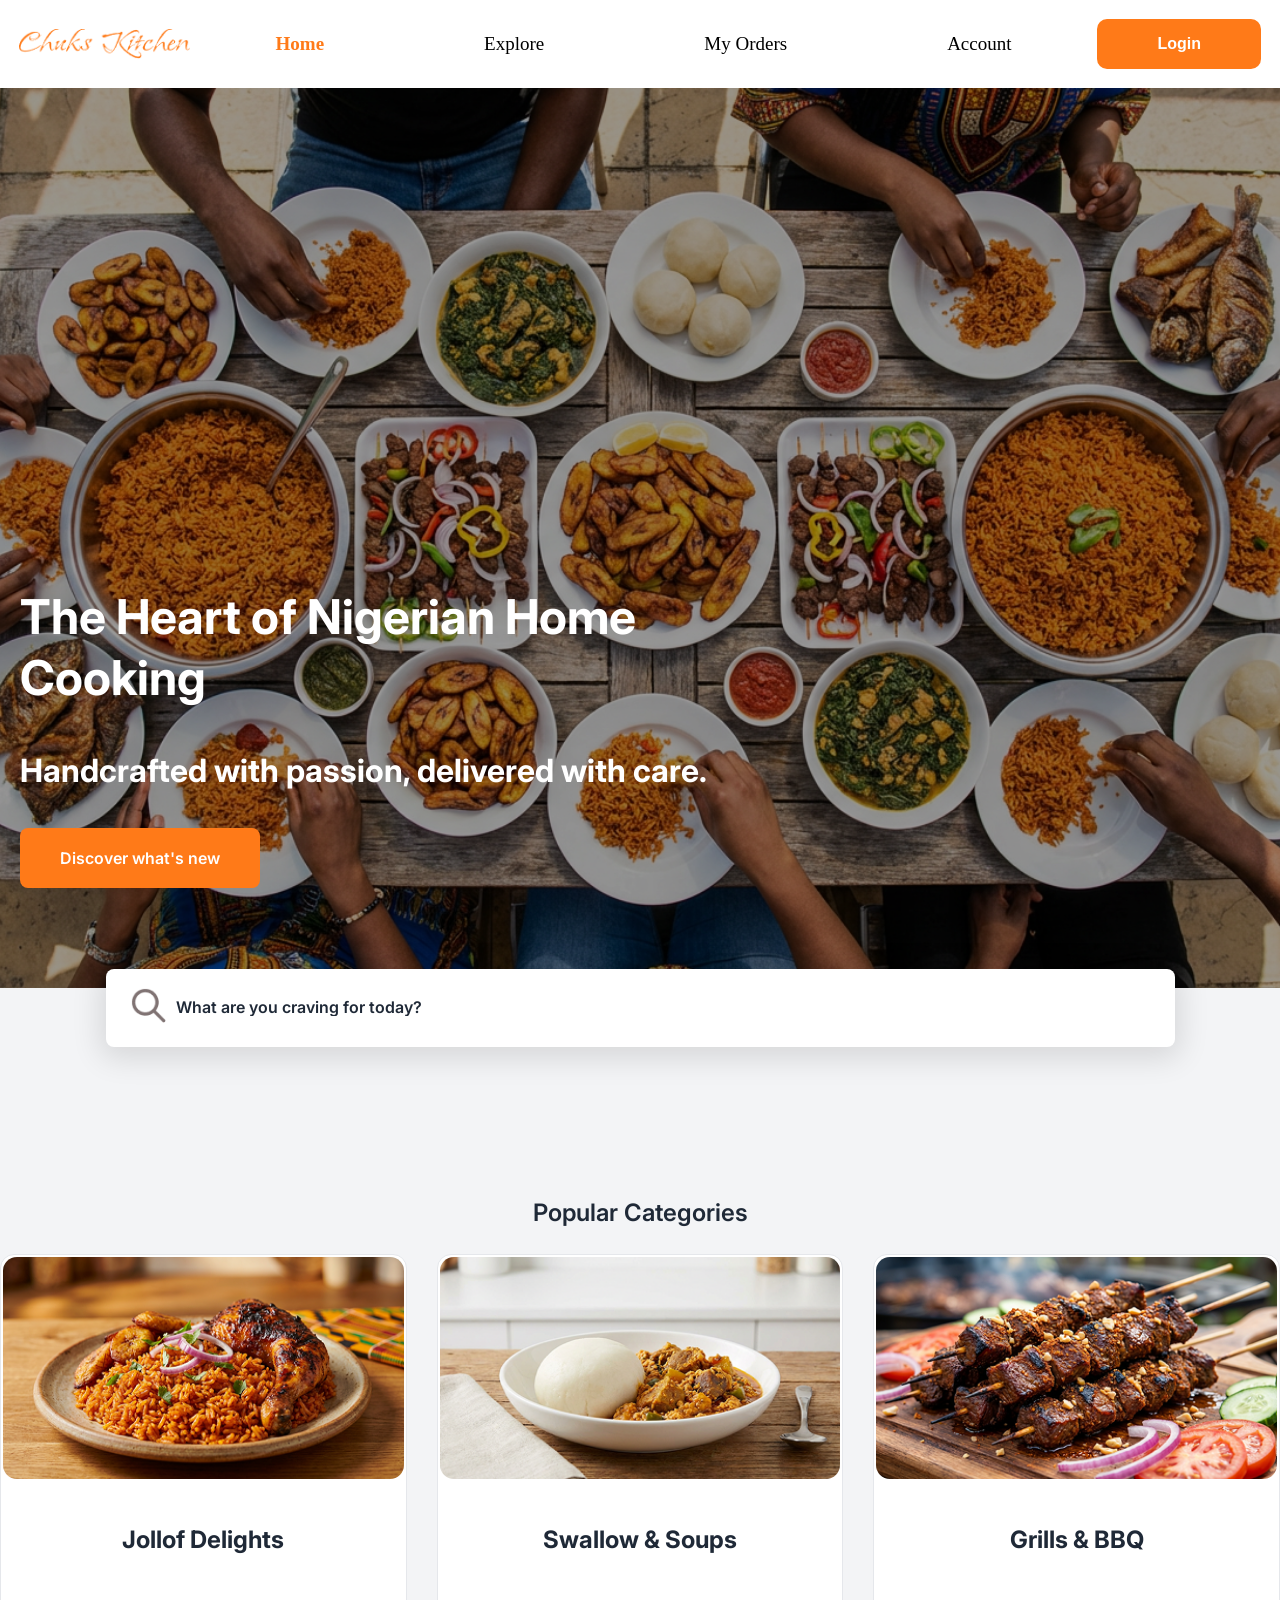
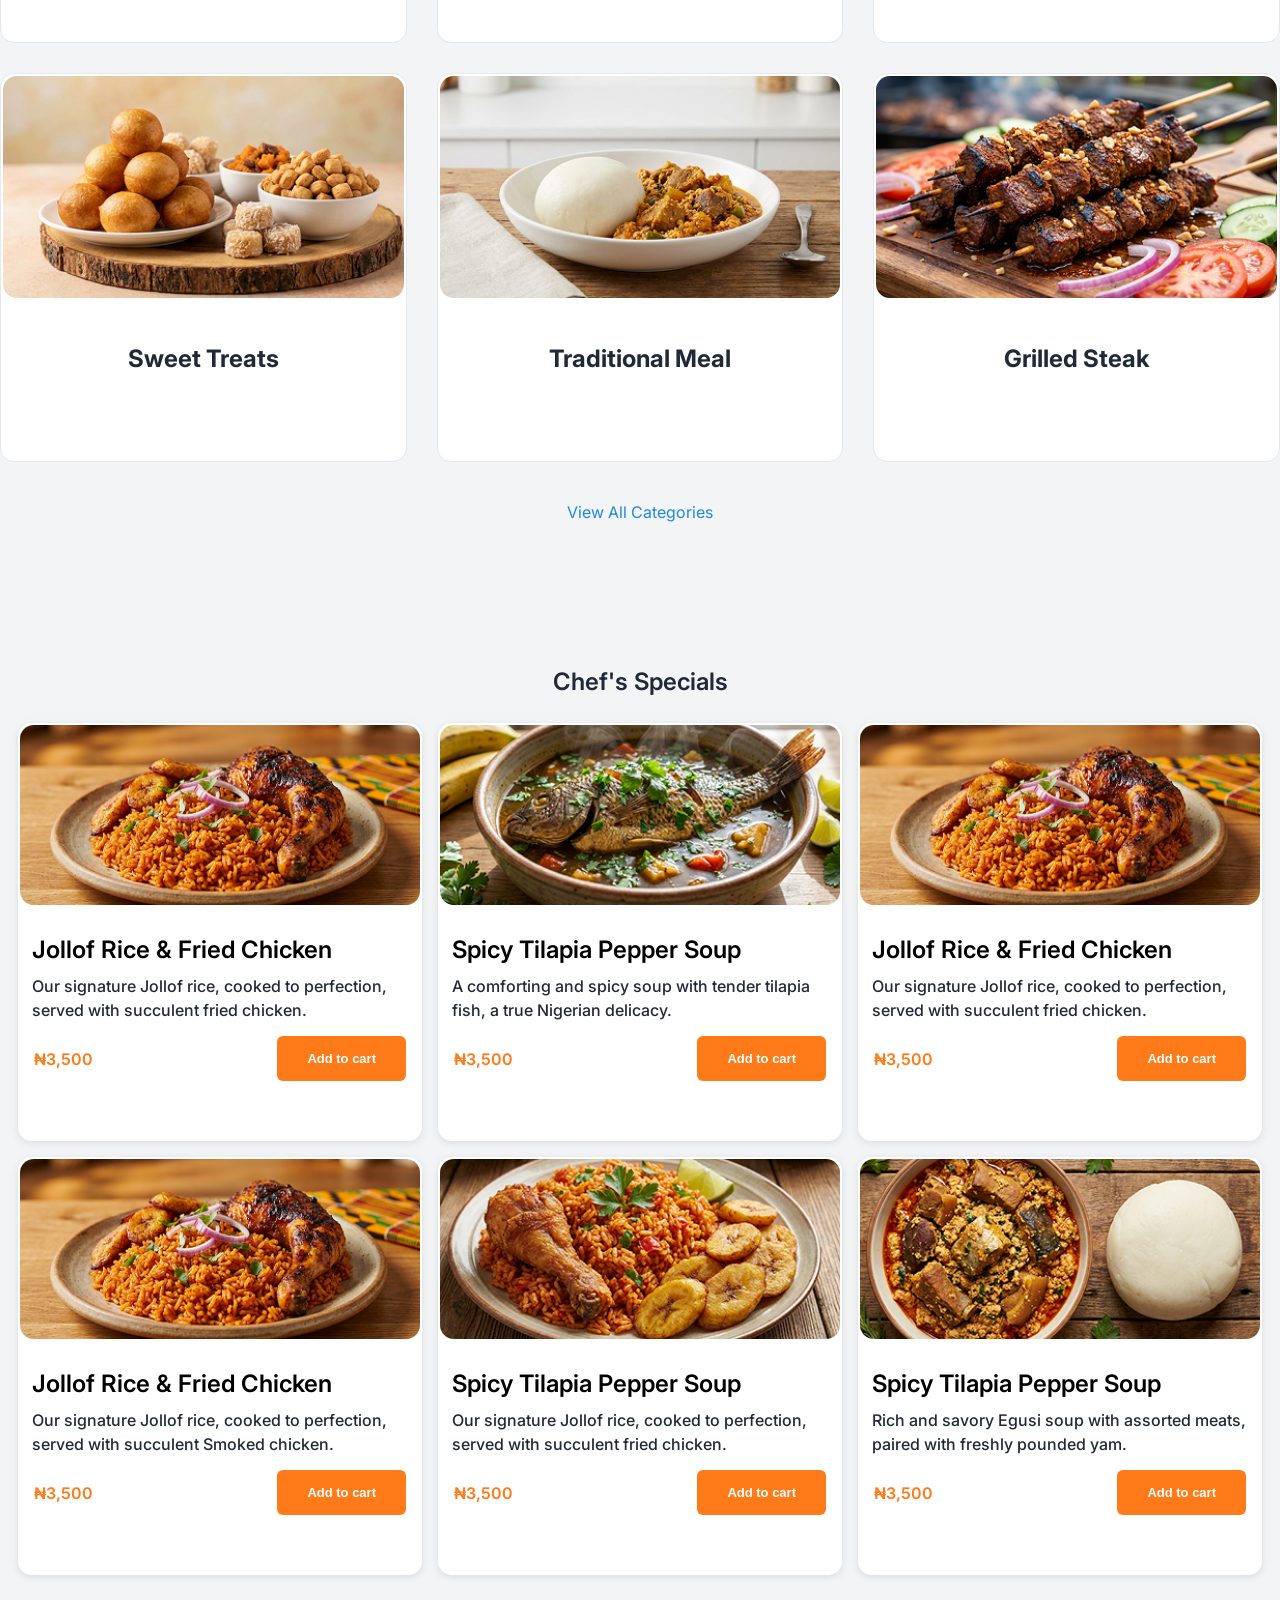
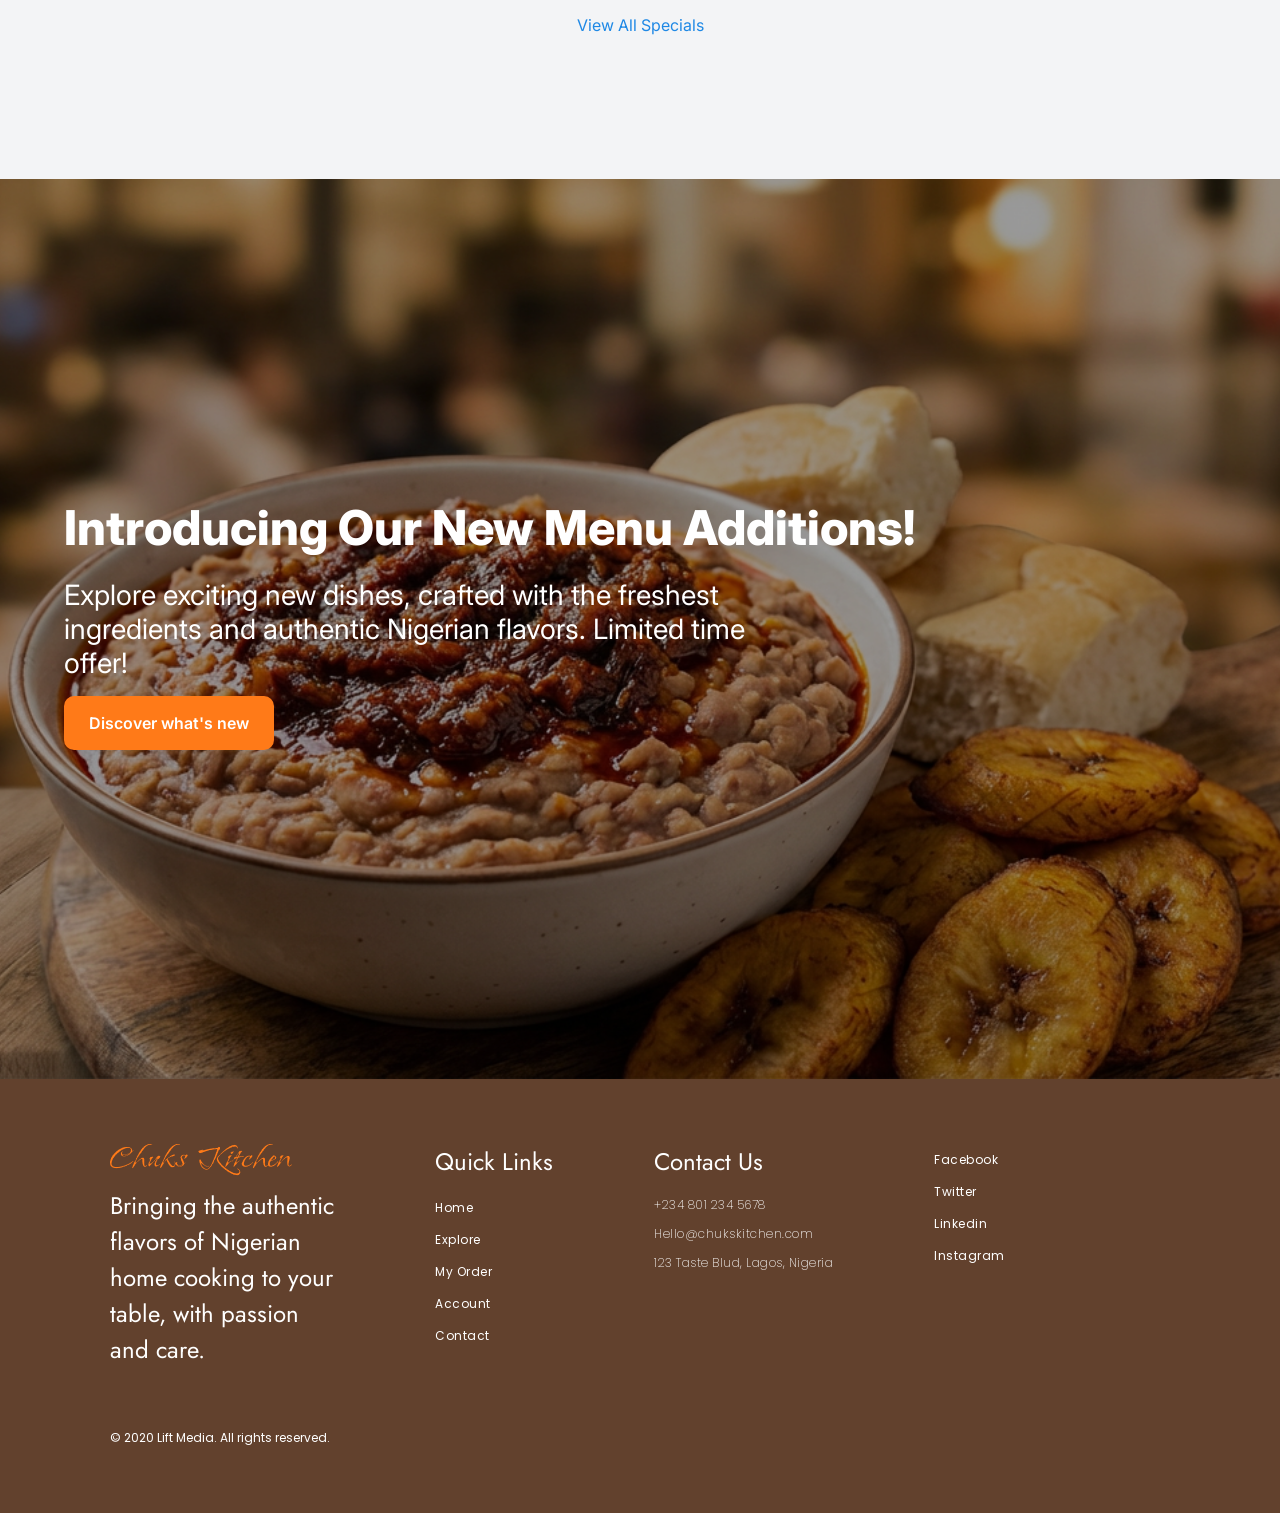
<file: index.html>
<!DOCTYPE html>
<html lang="en">
<head>
    <meta charset="UTF-8">
    <meta name="viewport" content="width=device-width, initial-scale=1.0">
    <link rel="stylesheet" href="styles.css">
    <link href="https://fonts.googleapis.com/css2?family=Poppins:wght@400;500;600;700&display=swap" rel="stylesheet">
    <link href="https://fonts.googleapis.com/css2?family=Inter:wght@400;500;600;700&family=Poppins:wght@400;500;600;700&family=Jost:wght@400;500;600;700&display=swap" rel="stylesheet">
    <title>Main page</title>
</head>
<body>

   <nav class="navbar">
    <div class="nav-mobile">
        <img src="./assets/images/Chuks Kitchen (2).png" class="logo" alt="brand-logo">
        <img src="./assets/images/Menu.svg" class="hamburger" alt="sidebar">
        <img src="./assets/images/icon-menu-close.svg" class="close hide" alt="close">
    </div>

   <ul class="nav-links desktop-only">
        <li class="home">Home</li>
        <li>Explore</li>
        <li>My Orders</li>
        <li>Account</li>
    </ul>
    <button class="login-btn desktop-only">Login</button>
</nav>

    <main>
        <section>

            <div class="hero-image">    
                <img src="./assets/images/main page.png" alt="Nigerian Food">
                
                <div class="hero-content">
                   <h2 class="hero-title">The Heart of Nigerian Home <br class="desktop-break"> Cooking</h2>
                    <p class="hero-paragraph">Handcrafted with passion, delivered with care.</p>
                    <button class="hero-btn">Discover what's new</button>
                </div>
            </div>

           
            <div class="search-box">
                <span class="search-icon">
                    <img src="./assets/images/search-sm (1).png" alt="search">
                </span>
                <input type="text" placeholder="What are you craving for today?">
            </div>

            <div class="categories">
                <h2 class="section-title">Popular Categories</h2>

                <div class="categories-grid">
                    <div class="category-item">
                        <img src="./assets/images/jollof rice.png" alt="jollof-rice">
                        <p>Jollof Delights</p>
                    </div>

                    <div class="category-item">
                        <img src="./assets/images/semoo.png" alt="swallow-soups">
                        <p>Swallow & Soups</p>
                    </div>

                    <div class="category-item">
                        <img src="./assets/images/steakss.png" alt="grills-bbq">
                        <p>Grills & BBQ</p>
                    </div>

                    <div class="category-item desktop-only">
                        <img src="./assets/images/sweat treats.png" alt="sweet-treats">
                        <p>Sweet Treats</p>
                    </div>

                    <div class="category-item desktop-only">
                        <img src="./assets/images/semoo.png" alt="traditional-meal">
                        <p>Traditional Meal</p>
                    </div>

                    <div class="category-item desktop-only">
                        <img src="./assets/images/steakss.png" alt="grilled-steak">
                        <p>Grilled Steak</p>
                    </div>
                </div>

                <a href="" class="view-all">View All Categories</a>
            </div>

            <div class="specials">
                <h2 class="section-title">Chef's Specials</h2>

                <div class="specials-grid">


                    <div class="special-card">
                        <img src="./assets/images/jollof rice.png" alt="jollof-rice">
                        <h2 class="card-title">Jollof Rice & Fried Chicken</h2>
                        <p class="card-description">Our signature Jollof rice, cooked to perfection, served with succulent fried chicken.</p>
                        
                        <div class="card-footer">
                            <p class="card-price">₦3,500</p>
                            <button class="cart-btn">Add to cart</button>
                        </div>
                    </div>

                    <div class="special-card">
                        <img src="./assets/images/Image.png" alt="pepper-soup">
                        <h2 class="card-title">Spicy Tilapia Pepper Soup</h2>
                        <p class="card-description">A comforting and spicy soup with tender tilapia fish, a true Nigerian delicacy.</p>
                       
                        <div class="card-footer">
                            <p class="card-price">₦3,500</p>
                            <button class="cart-btn">Add to cart</button>
                        </div>
                    </div>

                    <div class="special-card">
                        <img src="./assets/images/jollof rice.png" alt="jollof-rice">
                        <h2 class="card-title">Jollof Rice & Fried Chicken</h2>
                        <p class="card-description">Our signature Jollof rice, cooked to perfection, served with succulent fried chicken.</p>
                       
                        <div class="card-footer">
                            <p class="card-price">₦3,500</p>
                            <button class="cart-btn">Add to cart</button>
                        </div>
                    </div>

                    <div class="special-card desktop-only">
                        <img src="./assets/images/jollof rice.png" alt="jollof-rice">
                        <h2 class="card-title">Jollof Rice & Fried Chicken</h2>
                        <p class="card-description">Our signature Jollof rice, cooked to perfection, served with succulent Smoked chicken.</p>
                       
                        <div class="card-footer">
                            <p class="card-price">₦3,500</p>
                            <button class="cart-btn">Add to cart</button>
                        </div>
                    </div>

                    <div class="special-card desktop-only">
                        <img src="./assets/images/plantain and chicken (1).png" alt="plantain-chicken">
                        <h2 class="card-title">Spicy Tilapia Pepper Soup</h2>
                        <p class="card-description">Our signature Jollof rice, cooked to perfection, served with succulent fried chicken.</p>
                        
                        <div class="card-footer">
                            <p class="card-price">₦3,500</p>
                            <button class="cart-btn">Add to cart</button>
                        </div>
                    </div>

                    <div class="special-card desktop-only">
                        <img src="./assets/images/ffff.png" alt="poundo-yam">
                        <h2 class="card-title">Spicy Tilapia Pepper Soup</h2>
                        <p class="card-description">Rich and savory Egusi soup with assorted meats, paired with freshly pounded yam.</p>
                        <div class="card-footer">
                            <p class="card-price">₦3,500</p>
                            <button class="cart-btn">Add to cart</button>
                        </div>
                    </div>

                </div>

                <a href="" class="view-all">View All Specials</a>
            </div>


            <div class="advert">
                    <img src="./assets/images/advert.png" alt="advert-banner">
                    <div class="advert-content">
                        <h2 class="advert-title">Introducing Our New Menu Additions!</h2>
                      <p class="advert-paragraph">
  Explore exciting new dishes, crafted with the freshest 
  <br class="desktop-br"> ingredients and authentic Nigerian flavors. Limited time 
  <br class="desktop-br"> offer!
</p>
                        <button class="advert-btn">Discover what's new</button>
                    </div>
                </div>
        </section>

        <footer class="main-footer">
            <div class="footer-top">
                <div class="footer-logo">
                    <img src="./assets/images/Chuks Kitchen (2).png" alt="Logo">
                    <p>Bringing the authentic <br>
                        flavors of Nigerian <br>
                        home cooking to your <br>
                        table, with passion <br>
                        and care.</p>
                </div>

                <div class="footer-links">
                    <h4>Quick Links</h4>
                    <ul>
                        <li><a href="#">Home</a></li>
                        <li><a href="#">Explore</a></li>
                        <li><a href="#">My Order</a></li>
                        <li><a href="#">Account</a></li>
                        <li><a href="#">Contact</a></li>
                    </ul>
                </div>

                <div class="footer-contact">
                    <h2>Contact Us</h2>
                    <p>+234 801 234 5678</p>
                    <p>Hello@chukskitchen.com</p>
                    <p>123 Taste Blud, Lagos, Nigeria</p>
                </div>

                <div class="footer-social">
                    <ul>
                        <li><a href="#">Facebook</a></li>
                        <li><a href="#">Twitter</a></li>
                        <li><a href="#">Linkedin</a></li>
                        <li><a href="#">Instagram</a></li>
                    </ul>
                </div>
            </div>

            <p class="footer-bottom">© 2020 Lift Media. All rights reserved.</p>
        </footer>
    </main>

    <script src="./index.js"></script>
</body>
</html>
</file>
<file: styles.css>
* {
  margin: 0;
  padding: 0;
  box-sizing: border-box;
  
}

body {
  overflow-x: hidden;
  background-color: #F3F4F6;
}

html {
  scroll-behavior: smooth;
}



.navbar {
  background-color: #ffffff;
  padding: 19px;
}

.nav-mobile {
  display: flex;
  justify-content: space-between;
  align-items: center;
  width: 100%;
}

.logo {
  height: 30px;
}

.nav-links {
  display: none;
}

.nav-links li {
  list-style: none;
}



.nav-links.show {
  display: flex;
  flex-direction: column;
  background-color: white;
  padding: 20px;
  gap: 30px;
  position: absolute;
  top: 70px;
  left: 0;
  width: 100%;
  z-index: 100;
}

.nav-links a {
  text-decoration: none;
  color: #1F2937;
  font-size: 16px;
  font-weight: 500;
}

.desktop-only {
  display: none;
}

.hide {
  display: none;
}

.nav-links.show {
  display: flex;
  flex-direction: column;
}


.hero-image {
  position: relative;
  width: 100%;
  height: 100vh;
}

.hero-image img {
  width: 100%;
  height: 100%;
  object-fit: cover;
  filter: brightness(0.6);
}

.hero-content {
  position: absolute;
  bottom: 120px;
  left: 20px;
  right: 20px;
  color: white;
}

.hero-title {
  font-family: "Inter", sans-serif;
  font-weight: 700;
  font-size: 32px;
  line-height: 40px;
  margin-bottom: 20px;
}

.hero-paragraph {
  font-family: "Inter", sans-serif;
  font-weight: 500;
  font-size: 16px;
  line-height: 24px;
  margin-bottom: 20px;
}

.hero-btn {
  color: white;
  background-color: #FF7A18;
  border: none;
  padding: 15px 40px;
  text-align: center;
  border-radius: 8px;
  font-family: "Inter", sans-serif;
  font-size: 16px;
  font-weight: 600;
  line-height: 24px;
  cursor: pointer;
}

.desktop-break {
  display: none;
}

.search-box {
  display: flex;
  flex-direction: row;
  align-items: center;
  padding: 7px 15px;
  gap: 5px;
  width: 351px;
  height: 38px;
  background: #FFFFFF;
  box-shadow: 0px 6px 30px 5px rgba(0, 0, 0, 0.12);
  border-radius: 8px;
  margin: 0 auto;
  margin-top: -19px;
  position: relative;
  z-index: 10;
}

.search-icon img {
  width: 24px;
  height: 24px;
  display: block;
}

.search-box input {
  font-family: "Inter", sans-serif;
  border: none;
  outline: none;
  width: 100%;
  background-color: transparent;
}

.search-box input::placeholder {
  color: #1F2937;
  font-size: 16px;
   font-weight: 600;
}



.categories {
  margin-top: 9.375rem;
   gap: 20px;
}

.section-title {
  font-family: "Inter", sans-serif;
  font-weight: 600;
  text-align: center;
  font-size: 24px;
  line-height: 32px;
  margin-bottom: 25px;
  color: #1F2937;
}

.categories-grid {
  display: grid;
  flex-direction: column;
  gap: 30px;
}

.category-item {
  border: 1px solid #E5E7EB;
  border-radius: 14px;
  overflow: hidden;
  text-align: center;
  padding-bottom: 10px;
  background-color: #FFFFFF;
   padding: 2px 4px 18px 4px;
}

.category-item img {
  width: 100%;
  height: 222px;
   border-radius: 14px;
  object-fit: cover;
}

.category-item p {
  font-family: "Inter", sans-serif;
  font-size: 14px;
  font-weight: 500;
  margin-top: 8px;
  line-height: 20px;
  color: #1F2937;
}

.view-all {
  display: block;
  text-align: center;
  margin-top: 20px;
  font-family: "Inter", sans-serif;
  font-size: 16px;
  font-weight: 400;
  color: #1E88E5;
  text-decoration: none;
  padding-top: 20px;
}



.specials {
  margin-top: 3rem;
  padding: 96px 18px 96px 18px;
  gap: 33px;
  
}

.specials-grid {
  display: grid;
  grid-template-columns: 1fr;
  gap: 16px;
}

.special-card {
  border-radius: 8px;
  overflow: hidden;
  box-shadow: 0px 2px 8px rgba(0, 0, 0, 0.1);
  padding: 2px 2px 46px 2px;
  background-color: #FFFFFF;
  border-radius: 14px;
}

.special-card img {
  width: 100%;
  object-fit: cover;
  height: 180px;
  border-radius: 14px;
}

.card-title {
  font-family: "Inter", sans-serif;
  font-size: 16px;
  font-weight: 600;
  padding: 10px 12px 4px;
}

.card-description {
  font-family: "Inter", sans-serif;
  font-size: 13px;
  font-weight: 400;
  color: #6B7280;
  padding: 0 12px;
  line-height: 20px;
}

.card-category {
  font-family: "Inter", sans-serif;
  font-size: 12px;
  font-weight: 500;
  color: #FF7A18;
  padding: 6px 12px;
}

.card-footer {
  display: flex;
  justify-content: space-between;
  align-items: center;
  padding: 14px 14px ;
}

.card-price {
  font-family: "Inter", sans-serif;
  font-size: 16px;
  font-weight: 600;
  line-height: 24px;
  color: #FF7A18;
}

.cart-btn {
  background-color: #FF7A18;
  color: white;
  border: none;
  padding: 15px 30px 15px 30px;
  border-radius: 6px;
  font-size: 13px;
  font-weight: 600;
  cursor: pointer;
}



.advert {
  margin-top: 3rem;
  text-align: center;
  position: relative;
  width: 100%;
  height: 100vh;
}

.advert img {
  width: 100%;
  height: 100%;
  object-fit: cover;
  display: block;
  filter: brightness(0.6);
}

.advert-content {
  position: absolute;
  top: 50%;
  left: 50%;
  transform: translate(-50%, -50%);
  color: white;
  text-align: center;
  width: 90%;
  text-align: left;

}

.advert-title {
  font-family: "Inter", sans-serif;
  font-size: 32px;
  font-weight: 700;
  line-height: 40px;
  margin-bottom: 10px;

}


.advert-paragraph {
  font-size: 20px;
  line-height: 28px;
  margin-bottom: 6px;
  max-width: 300px;
  margin-right: auto;
}

.advert-btn {
  font-family: "Inter", sans-serif;
  background-color: #FF7A18;
  color: white;
  border: none;
  padding: 15px 25px;
  border-radius: 10px;
  font-weight: 600;
  font-size: 16px;
  line-height: 24px;
  cursor: pointer;
}


.main-footer {
  position: fixed;
  visibility: hidden;
  width: 0;
  height: 0;
  overflow: hidden;
}



@media (min-width: 768px) {

  .hero-content {
  position: absolute;
  bottom: 100px;
  left: 20px;
  right: 20px;
  color: white;
}

.hero-title {
  font-family: "Inter", sans-serif;
  font-weight: 700;
  font-size: 48px;
  line-height: 61px;
  margin-bottom: 42px;
}

.home {
  color: #FF7A18;
  font-weight: 700;
}

.special-card{
  line-height: 40px;
}

 .search-box {
    width: 90%;
    max-width: 1069px;
    height: 78px;
  }

  
  .search-box img{
    width: 40px;
    height: 40px;
  }
  

  .hero-paragraph {
  font-family: "Inter", sans-serif;
  font-weight: 700;
  font-size: 32px;
  line-height: 42px;
  margin-bottom: 20px;
}



.hero-btn {
  color: white;
  background-color: #FF7A18;
  border: none;
  margin-top: 16px;
  padding: 18px 40px;
  text-align: center;
  border-radius: 8px;
  font-family: "Inter", sans-serif;
  font-size: 16px;
  font-weight: 600;
  line-height: 24px;
  cursor: pointer;
}


.advert-title {
  font-family: "Inter", sans-serif;
  font-size: 48px;
  font-weight: 800;
  line-height: 40px;
  margin-bottom: 30px;

}

.advert-paragraph {
  font-family: "Inter", sans-serif;
  font-weight: 400;
  font-size: 28px;
  line-height: 34px;
  color: white;
  margin-bottom: 16px;
  white-space: nowrap; 
}

 .desktop-br {
    display: block;
  }

  .advert-paragraph {
    white-space: normal; 
    max-width: 100%;
  }


  .search-box input::placeholder {
  color: #1F2937;
   font-weight: 600;
   line-height: 34px;
}

  .desktop-break {
    display: block;
  }


.search-box {
    width: 90%;
    max-width: 1069px;
    height: 78px;
    padding: 15px 25px;
  }

  .nav-mobile {
    width: auto;
  }

  .hamburger {
    display: none;
  }

  .navbar {
  display: flex;
  align-items: center;
  justify-content: space-between;
  padding: 19px;
  background-color: #ffffff;
}

.nav-links {
  display: flex;
  gap: 10rem;
  font-size: 19px;
  line-height: 24px;
  list-style: none;
  flex: 1;
  justify-content: center;
}


.card-title {
  font-family: "Inter", sans-serif;
  font-size: 24px;
  font-weight: 600;
  padding: 10px 12px 4px;
}



.card-description {
  font-family: "Inter", sans-serif;
  font-weight: 500;
  font-size: 16px;
  line-height: 24px;
  color: #1F2937;
  letter-spacing: 0;
}

.card-category {
  font-family: "Inter", sans-serif;
  font-size: 16px;
  line-height: 24px;
  font-weight: 500;
  color: #FF7A18;
  padding: 6px 12px;
}


.card-footer {
  display: flex;
  justify-content: space-between;
  align-items: center;
  padding: 14px 14px ;
}

.card-price {
  font-family: "Inter", sans-serif;
  font-size: 16px;
  font-weight: 600;
  line-height: 24px;
  color: #FF7A18;
}

.cart-btn {
  background-color: #FF7A18;
  color: white;
  border: none;
  padding: 15px 30px 15px 30px;
  border-radius: 6px;
  font-size: 13px;
  font-weight: 600;
  cursor: pointer;
}


.login-btn {
  background-color: #FF7A18;
  color: white;
  border: none;
  padding: 16px 60px;
  border-radius: 10px;
  font-size: 16px;
  gap: 16px;
  font-weight: 600;
  cursor: pointer;
}

  .nav-links li {
    list-style: none;
    white-space: nowrap;
  }

  .nav-links.desktop-only {
    display: flex;
  }

  .desktop-only {
    display: block;
  }

  .login-btn {
    display: block;
  }

  .specials-grid {
    grid-template-columns: repeat(3, 1fr);
  }

  .categories-grid {
    grid-template-columns: repeat(3, 1fr);
  }


  .category-item {
  border: 1px solid #E5E7EB;
  border-radius: 14px;
  overflow: hidden;
  text-align: center;
  background-color: #FFFFFF;
   padding: 2px 2px 85px 2px;
}


.category-item p {
  font-family: "Inter", sans-serif;
  font-size: 24px;
  font-weight: 700;
  margin-top: 40px;
  line-height: 34px;
  color: #1F2937;
}


  .main-footer {
    position: static;
    visibility: visible;
    width: 100%;
    height: auto;
    overflow: visible;
    background-color: #62412d;
    color: white;
    padding: 65px 110px;
    display: flex;
    flex-direction: column;
    box-sizing: border-box;
  }

  .footer-top {
    display: flex;
    flex-direction: row;
    flex-wrap: wrap;
    gap: 101px;
    align-items: flex-start;
  }

  .footer-logo p {
    font-family: "Jost", sans-serif;
    font-weight: 400;
    font-size: 24px;
    line-height: 36px;
    margin-top: 8px;
  }

  .footer-links h4,
  .footer-contact h2,
  .footer-social h4 {
    font-family: "Jost", sans-serif;
    font-weight: 400;
    font-size: 24px;
    line-height: 36px;
    margin-bottom: 12px;
  }

  .footer-links a,
  .footer-social a {
    font-family: "Poppins", sans-serif;
    text-decoration: none;
    color: white;
    display: block;
    font-size: 12px;
    line-height: 20px;
    padding: 6px 0;
    letter-spacing: 0.5px;
  }

  .footer-links li,
  .footer-social li {
    list-style: none;
  }

  .footer-contact p {
    font-family: "Poppins", sans-serif;
    font-weight: 200;
    font-size: 12px;
    line-height: 25px;
    margin: 4px 0;
    letter-spacing: 0.5px;
  }

  .footer-bottom {
    margin-top: 60px;
    text-align: left;
    font-family: "Poppins", sans-serif;
    font-weight: 400;
    font-size: 12px;
    line-height: 20px;
  }
}
</file>
